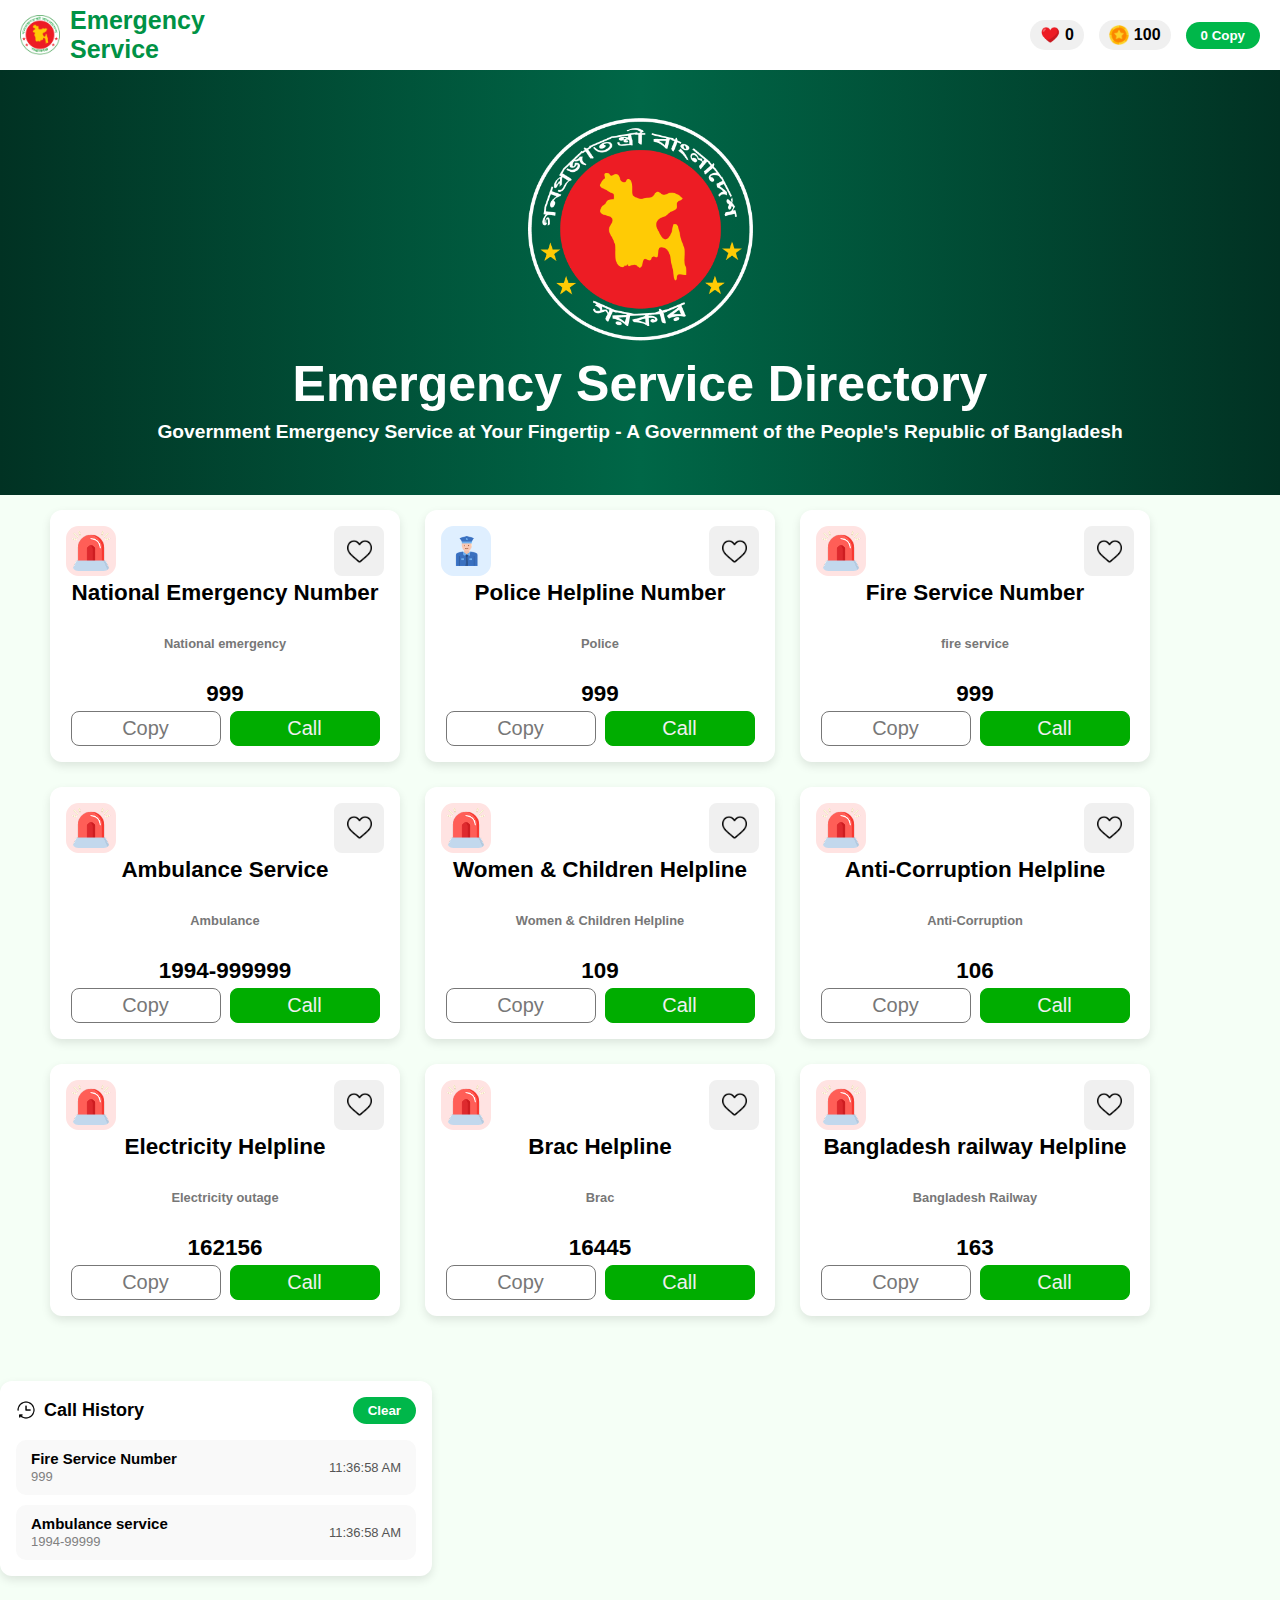
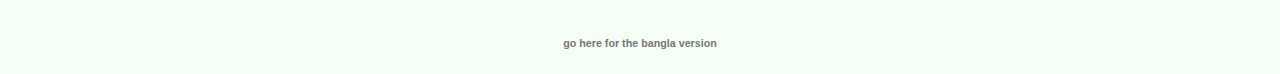
<file: Index.html>
<!DOCTYPE html>
<html lang="en">
<head>
    <meta charset="UTF-8">
    <meta name="viewport" content="width=device-width, initial-scale=1.0">
    <link rel="icon" href="./assets/logo.png">
    <title>National Emergency Service - BD</title>
    <link rel="stylesheet" href="./styles/Home.css">
</head>
<body>
<header>
  <div class="logo">
    <img src="./assets/logo.png" alt="BD Logo">
    <div class="logo-text">
      Emergency
      <br>
      Service
    </div>
  </div>
  
  <div class="actions">
    <div class="counter">
      <img src="./assets/heart1.png" alt="heart">
      <span id="likeCounter">0</span>
    </div>
    <div class="counter">
      <img src="./assets/coin.png" alt="coin">
      <span id="coins">100</span>
    </div>
    <button class="copy-btn" onclick="clearCopies(this)"><Span id="copies">0</Span> Copy</button>
  </div>
</header>
<main>
    <section class="heroSection">
      <div class="herobox">
        <img src="./assets/logo-dark.png" alt="">
        <h1>Emergency Service Directory</h1>
        <h3>Government Emergency Service at Your Fingertip - A Government of the People's Republic of Bangladesh </h3>
      </div>
    </section>
    <div class="fatherofthemaintag">
    <section class="main-holder">
    <section class="nen-Card">
      <div class="top-holder">
        <div class="top">
          <img src="./assets/emergency.png" alt="">
          <div class="btn">
            <button onclick="updateLikeCounter(this)">
              <img src="./assets/heart2.png" alt="">
            </button>
          </div>
        </div>
      </div>
      <div class="middle">
        <h3>National Emergency Number</h3>
        <h6 class="grey">National emergency</h6>
        <h3>999</h3>
      </div>
      <div class="bottons">
        <button class="copybtn" onclick="numberOfCopies(this)">
          Copy
        </button>
        <button class="callbtn" onclick="numberOfCoinsNen(this)">
          Call
        </button>
      </div>
    </section>
    <section class="nen-Card">
      <div class="top-holder">
        <div class="top2">
          <img src="./assets/police.png" alt="" class="img2">
          <div class="btn">
            <button onclick="updateLikeCounter(this)">
              <img src="./assets/heart2.png" alt="">
            </button>
          </div>
        </div>
      </div>
      <div class="middle">
        <h3>Police Helpline Number</h3>
        <h6 class="grey">Police</h6>
        <h3>999</h3>
      </div>
      <div class="bottons">
        <button class="copybtn" onclick="numberOfCopies(this)">
          Copy
        </button>
        <button class="callbtn" onclick="numberOfCoinsPolce(this)">
          Call
        </button>
      </div>
    </section>
    <section class="nen-Card">
      <div class="top-holder">
        <div class="top">
          <img src="./assets/emergency.png" alt="">
          <div class="btn">
            <button onclick="updateLikeCounter(this)">
              <img src="./assets/heart2.png" alt="">
            </button>
          </div>
        </div>
      </div>
      <div class="middle">
        <h3>Fire Service Number</h3>
        <h6 class="grey">fire service</h6>
        <h3>999</h3>
      </div>
      <div class="bottons">
        <button class="copybtn"  onclick="numberOfCopies(this)">
          Copy
        </button>
        <button class="callbtn" onclick="numberOfCoinsFreStation(this)">
          Call
        </button>
      </div>
    </section>
    <section class="nen-Card">
      <div class="top-holder">
        <div class="top">
          <img src="./assets/emergency.png" alt="">
          <div class="btn">
            <button onclick="updateLikeCounter(this)">
              <img src="./assets/heart2.png" alt="">
            </button>
          </div>
        </div>
      </div>
      <div class="middle">
        <h3>Ambulance Service</h3>
        <h6 class="grey">Ambulance</h6>
        <h3>1994-999999</h3>
      </div>
      <div class="bottons">
        <button class="copybtn" onclick="numberOfCopies(this)">
          Copy
        </button>
        <button class="callbtn" onclick="numberOfCoinsAmbulance(this)">
          Call
        </button>
      </div>
    </section>
    <section class="nen-Card">
      <div class="top-holder">
        <div class="top">
          <img src="./assets/emergency.png" alt="">
          <div class="btn">
            <button onclick="updateLikeCounter(this)">
              <img src="./assets/heart2.png" alt="">
            </button>
          </div>
        </div>
      </div>
      <div class="middle">
        <h3>Women & Children Helpline</h3>
        <h6 class="grey">Women & Children Helpline</h6>
        <h3>109</h3>
      </div>
      <div class="bottons">
        <button class="copybtn" onclick="numberOfCopies(this)">
          Copy
        </button>
        <button class="callbtn" onclick="numberOfCoinsWNCS(this)">
          Call
        </button>
      </div>
    </section>
    <section class="nen-Card">
      <div class="top-holder">
        <div class="top">
          <img src="./assets/emergency.png" alt="">
          <div class="btn">
            <button onclick="updateLikeCounter(this)">
              <img src="./assets/heart2.png" alt="">
            </button>
          </div>
        </div>
      </div>
      <div class="middle">
        <h3>Anti-Corruption Helpline</h3>
        <h6 class="grey">Anti-Corruption</h6>
        <h3>106</h3>
      </div>
      <div class="bottons">
        <button class="copybtn"  onclick="numberOfCopies(this)">
          Copy
        </button>
        <button class="callbtn" onclick="numberOfCoinsAC(this)">
          Call
        </button>
      </div>
    </section>
    <section class="nen-Card">
      <div class="top-holder">
        <div class="top">
          <img src="./assets/emergency.png" alt="">
          <div class="btn">
            <button onclick="updateLikeCounter(this)">
              <img src="./assets/heart2.png" alt="">
            </button>
          </div>
        </div>
      </div>
      <div class="middle">
        <h3>Electricity Helpline</h3>
        <h6 class="grey">Electricity outage</h6>
        <h3>162156</h3>
      </div>
      <div class="bottons">
        <button class="copybtn" onclick="numberOfCopies(this)">
          Copy
        </button>
        <button class="callbtn" onclick="numberOfCoinsElectricity(this)">
          Call
        </button>
      </div>
    </section>
    <section class="nen-Card">
      <div class="top-holder">
        <div class="top">
          <img src="./assets/emergency.png" alt="">
          <div class="btn">
            <button onclick="updateLikeCounter(this)">
              <img src="./assets/heart2.png" alt="">
            </button>
          </div>
        </div>
      </div>
      <div class="middle">
        <h3>Brac Helpline</h3>
        <h6 class="grey">Brac</h6>
        <h3>16445</h3>
      </div>
      <div class="bottons">
        <button class="copybtn" onclick="numberOfCopies(this)">
          Copy
        </button>
        <button class="callbtn" onclick="numberOfCoinsBrac(this)">
          Call
        </button>
      </div>
    </section>
    <section class="nen-Card">
      <div class="top-holder">
        <div class="top">
          <img src="./assets/emergency.png" alt="">
          <div class="btn">
            <button onclick="updateLikeCounter(this)">
              <img src="./assets/heart2.png" alt="">
            </button>
          </div>
        </div>
      </div>
      <div class="middle">
        <h3>Bangladesh railway Helpline</h3>
        <h6 class="grey">Bangladesh Railway</h6>
        <h3>163</h3>
      </div>
      <div class="bottons">
        <button class="copybtn" onclick="numberOfCopies(this)">
          Copy
        </button>
        <button class="callbtn" onclick="numberOfCoinsBDRailway(this)">
          Call
        </button>
      </div>
    </section>
    </section>
  <section class="Recent-calls-holder">
    <div class="recent-header">
      <div class="title">
        <img src="./assets/recent.png" alt="">
        <span>Call History</span>
      </div>
      <button class="clear-btn">Clear</button>
    </div>

    <div class="call-list">
      <div class="call-item">
        <div>
          <h4>Fire Service Number</h4>
          <span class="number">999</span>
        </div>
        <span class="time">11:36:58 AM</span>
      </div>

      <div class="call-item">
        <div>
          <h4>Ambulance service</h4>
          <span class="number">1994-99999</span>
        </div>
          <span class="time">11:36:58 AM</span>
        </div>
      </div>
    </section>
  </div>
  </div>
</main>
  <br>
  <br>
  <footer>
    <a href="./Bangla.html">
      <h6 class="grey footer-text">
        go here for the bangla version
      </h6>
    </a>
  </footer>
  <script src="./script/main.js"></script>
</body>
</html>
</file>
<file: styles/Home.css>
.grey {
  color: #777;
}

a{
    text-decoration: none;
}

body {
  margin: 0;
  font-family: "Segoe UI", Arial, sans-serif;
  background: #F5FFF6;
}

header {
  display: flex;
  justify-content: space-between;
  align-items: center;
  padding: 10px 20px;
  background: white;
  box-shadow: 0 2px 4px rgba(0,0,0,0.1);
}

.logo {
  display: flex;
  align-items: center;
  gap: 10px;
  height: 50px;
}

.logo img {
  width: 40px;
  height: 40px;
}

.logo-text {
  font-weight: bold;
  color: #009245;
  font-size: 25px;
}

.actions {
  display: flex;
  align-items: center;
  gap: 15px;
}

.counter {
  display: flex;
  align-items: center;
  gap: 5px;
  padding: 5px 10px;
  background: #f0f0f0;
  border-radius: 20px;
  font-weight: bold;
}

.counter img {
  width: 20px;
  height: 20px;
}

.copy-btn {
  padding: 6px 15px;
  background: #00b74a;
  color: white;
  border: none;
  border-radius: 20px;
  font-weight: bold;
  cursor: pointer;
}

.heroSection {
  background: linear-gradient(
    90deg, 
    #013223 0%, 
    #006747 50%, 
    #013223 100%
  );
  color: white;
  display: flex;
  justify-content: center;
  align-items: center;
  text-align: center;
  flex-direction: column;
  padding: 3rem 1rem;
}

.heroSection img {
  height: 25vh;
}

.heroSection h1 {
  font-size: clamp(28px, 5vw, 50px);
  margin: 0.5rem 0;
}

.heroSection h3 {
  font-size: larger;
  margin: 0.25rem 0;
}

.main-holder {
  margin-top: 15px;
  margin-left: 50px;
  display: flex;
  gap: 25px;
  flex-wrap: wrap;
  max-width: 1200px;
  width: 100%;
}

.btn button {
  background-color: #f0f0f0;
  width: 50px;
  height: 50px;
  border: 5px solid #f0f0f0;
  border-radius: 8px;
  cursor: pointer;
  display: flex;
  justify-content: center;
  align-items: center;
}

.nen-Card {
  flex: 1 1 calc(33.333% - 25px);
  max-width: 350px;
  padding: 1rem;
  border-radius: 12px;
  background: #fff;
  box-shadow: 0 4px 10px rgba(0,0,0,0.1);
  box-sizing: border-box;
}

.top,
.top2 {
  display: flex;
  align-items: center;
  justify-content: space-between;
  width: 100%;
}

.top img {
  height: 40px;
  background-color: #FFE3E2;
  border: 5px solid #FFE3E2;
  border-radius: 25%;
}

.top2 img {
  height: 40px;
  background-color: #DFEFFF;
  border: 5px solid #DFEFFF;
  border-radius: 25%;
}

.top .btn button img,
.top2 .btn button img {
  height: 25px;
  background-color: unset;
  border: unset;
}

.middle {
  font-size: larger;
  text-align: center;
}

.middle h3 {
  margin: 0.25rem 0;
}

/* container holds cards + recent calls side by side */
.fatherofthemaintag {
  display: flex;
  gap: 50px;
  align-items: flex-start;
  flex-wrap: wrap;
}

.Recent-calls-holder {
  flex: 1 1 350px;
  margin-top: 15px;
  max-width: 400px;
  background: #fff;
  border-radius: 12px;
  box-shadow: 0 4px 10px rgba(0,0,0,0.1);
  padding: 1rem;
  display: flex;
  flex-direction: column;
  gap: 1rem;
}

.recent-header {
  display: flex;
  justify-content: space-between;
  align-items: center;
}

.recent-header .title {
  display: flex;
  align-items: center;
  gap: 8px;
  font-weight: bold;
  font-size: 18px;
}

.recent-header img {
  width: 20px;
  height: 20px;
}

.clear-btn {
  padding: 6px 15px;
  background: #00b74a;
  color: white;
  border: none;
  border-radius: 20px;
  font-weight: bold;
  cursor: pointer;
}

.call-list {
  display: flex;
  flex-direction: column;
  gap: 10px;
}

.call-item {
  display: flex;
  justify-content: space-between;
  align-items: center;
  background: #f9f9f9;
  border-radius: 10px;
  padding: 10px 15px;
}

.call-item h4 {
  margin: 0;
  font-size: 15px;
}

.call-item .number {
  font-size: 13px;
  color: grey;
}

.call-item .time {
  font-size: 13px;
  color: #555;
}

.footer-text{
    text-align: center;
    text-decoration: none;
}

.bottons{
  display: flex;
  justify-content: space-around;
  align-items: center;
}

.copybtn{
  background-color: #fff;
  font-size: 20px;
  border-radius: 8px;
  border: 1px solid #777;
  width: 150px;
  height: 35px;
  color: #777;
}

.callbtn{
  background-color: #00ad00;
  font-size: 20px;
  border-radius: 8px;
  border: 1px solid #00ad00;
  width: 150px;
  height: 35px;
  color: #f0f0f0;
}

@media (max-width: 1024px) {
  .nen-Card {
    flex: 1 1 calc(50% - 25px);
  }
}

@media (max-width: 600px) {
  .main-holder {
    margin-left: 0;
    justify-content: center;
  }

  .nen-Card {
    flex: 1 1 100%;
    max-width: 100%;
  }
}
</file>
